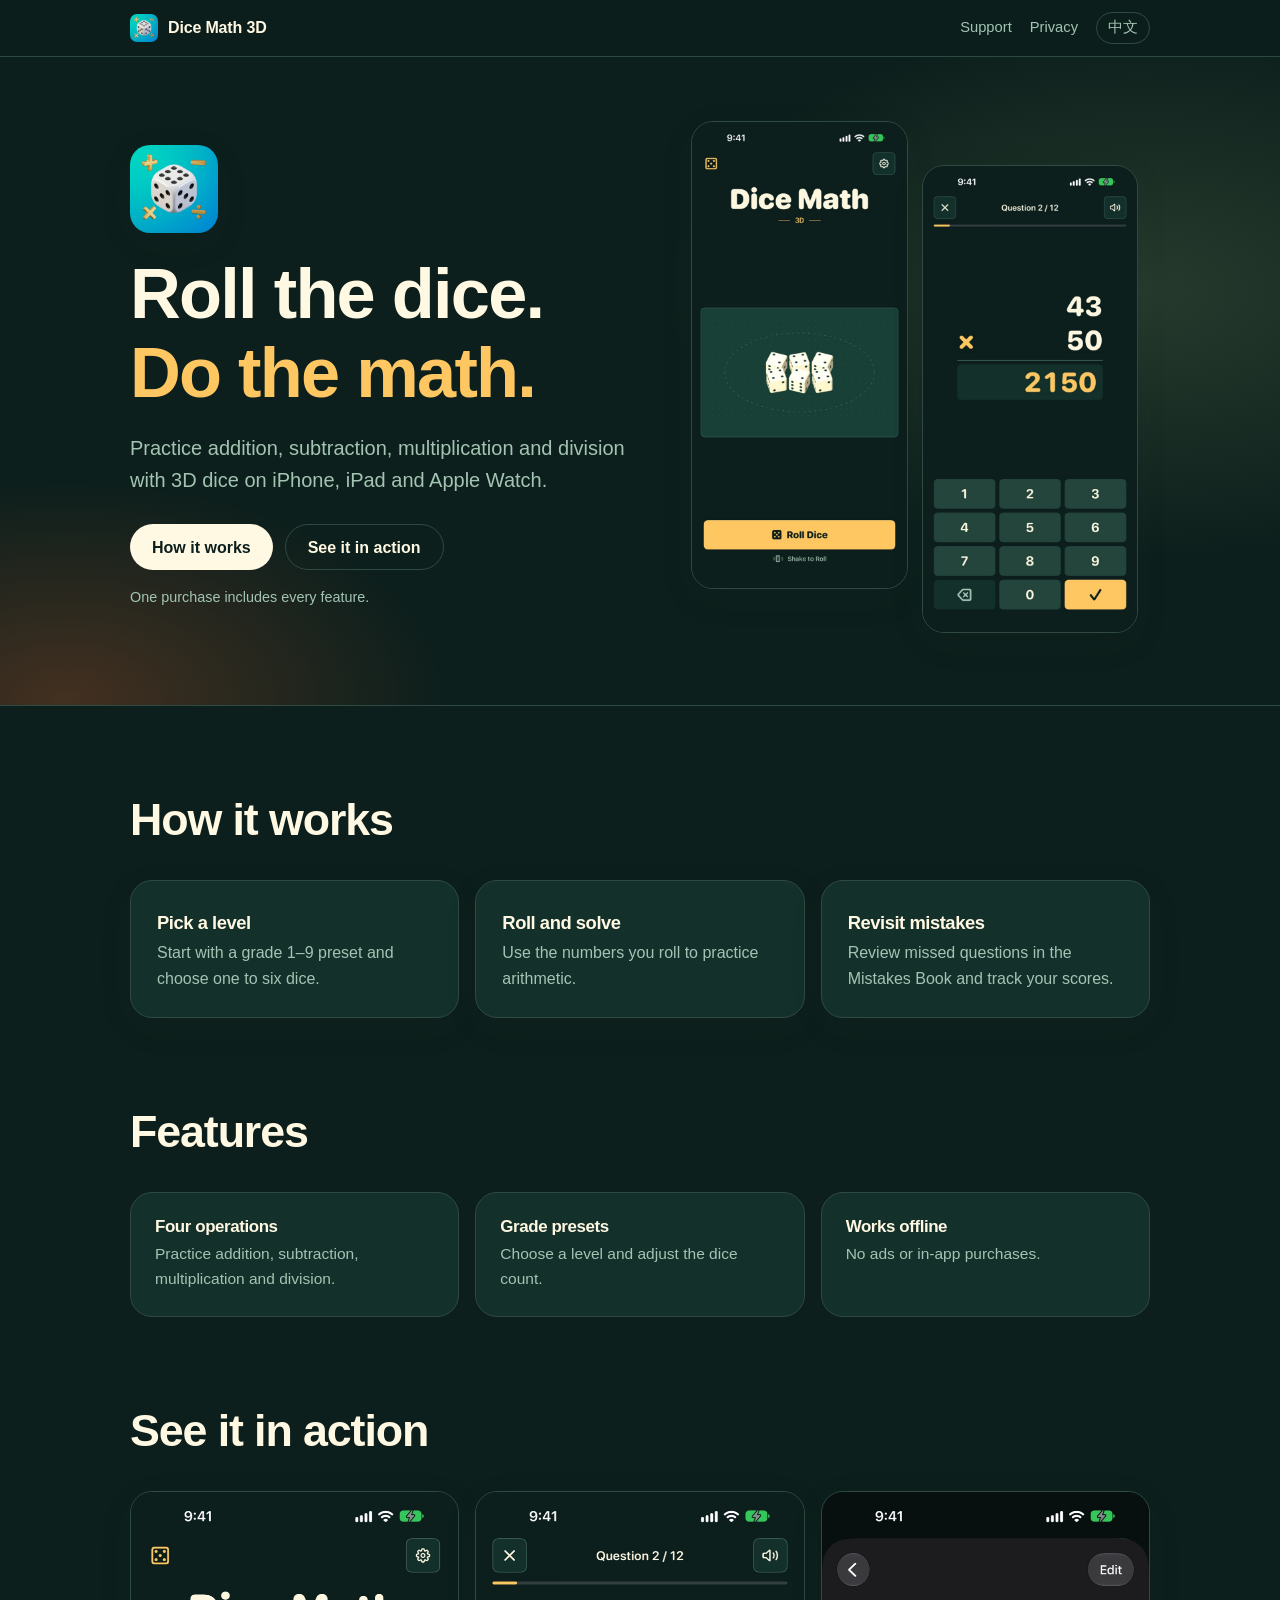
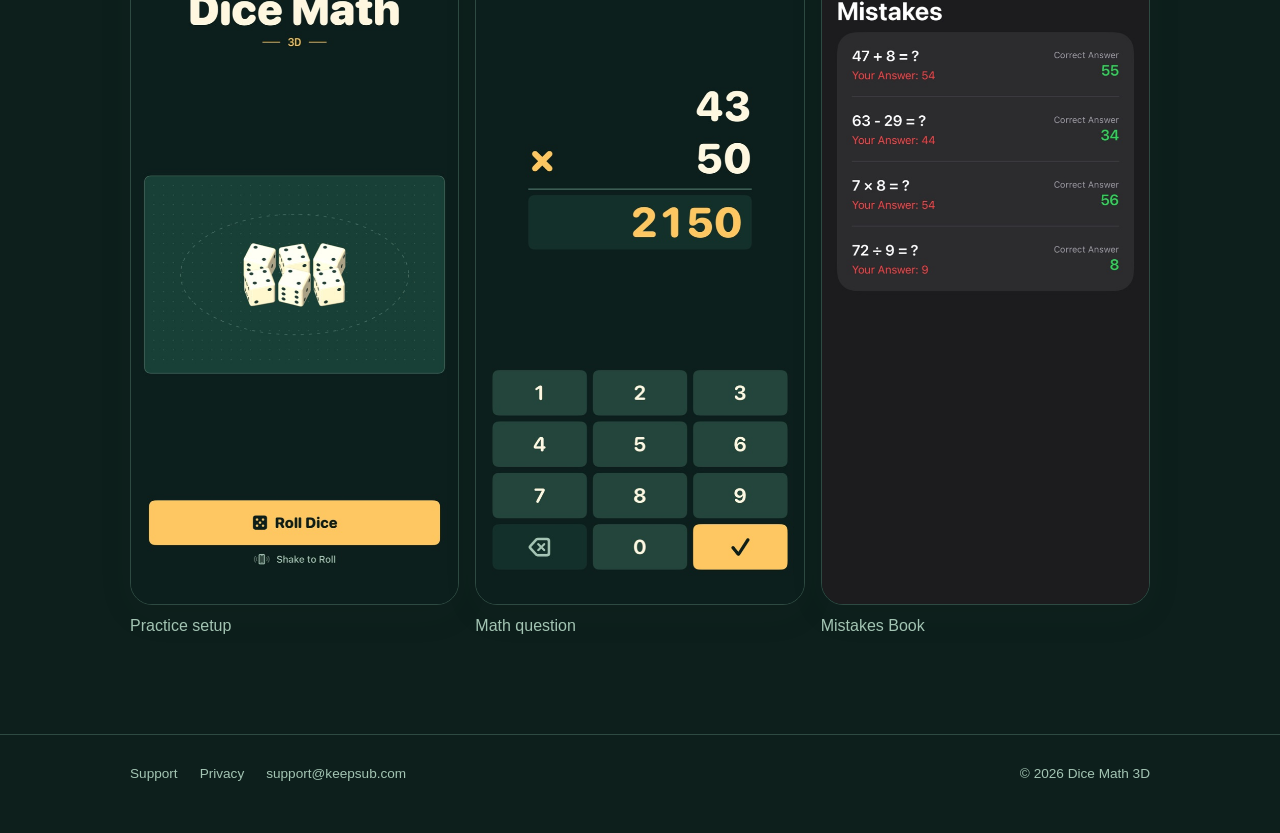
<file: index.html>
<!doctype html>
<html lang="en">
<head>
  <meta charset="utf-8">
  <meta name="viewport" content="width=device-width, initial-scale=1">
  <title>Dice Math 3D · Roll the dice. Do the math.</title>
  <meta name="description" content="Practice addition, subtraction, multiplication and division with 3D dice on iPhone, iPad and Apple Watch.">
  <meta property="og:title" content="Dice Math 3D · Roll the dice. Do the math.">
  <meta property="og:description" content="Practice addition, subtraction, multiplication and division with 3D dice on iPhone, iPad and Apple Watch.">
  <meta property="og:image" content="https://zergcsda.github.io/dicemath-docs/app-icon.png">
  <link rel="alternate" hreflang="en" href="https://zergcsda.github.io/dicemath-docs/index.html">
  <link rel="alternate" hreflang="zh-Hans" href="https://zergcsda.github.io/dicemath-docs/index_zh.html">
  <link rel="icon" href="app-icon.png">
  <link rel="stylesheet" href="home.css">
</head>
<body>
<nav class="top"><div class="wrap">
  <a class="brand" href="index.html"><img src="app-icon.png" alt="">Dice Math 3D</a>
  <div class="links">
    <a href="support.html">Support</a>
    <a href="privacy.html">Privacy</a>
    <a class="lang" href="index_zh.html" lang="zh-Hans">中文</a>
  </div>
</div></nav>
<main>
<section class="hero"><div class="wrap">
  <div>
    <img class="icon" src="app-icon.png" alt="" width="88" height="88">
    <h1>Roll the dice.<br><span class="accent">Do the math.</span></h1>
    <p class="lead">Practice addition, subtraction, multiplication and division with 3D dice on iPhone, iPad and Apple Watch.</p>
    <div class="actions"><a class="btn primary" href="#how">How it works</a><a class="btn ghost" href="#gallery">See it in action</a></div>
    <p class="avail">One purchase includes every feature.</p>
  </div>
  <div class="shots">
    <img src="media/screen-1.jpg" alt="Practice setup" decoding="async">
    <img src="media/screen-2.jpg" alt="Math question" decoding="async">
  </div>
</div></section>
<div class="wrap">
<section class="block" id="how">
  <h2>How it works</h2>
  <div class="steps">
    <article class="step"><h3>Pick a level</h3><p>Start with a grade 1–9 preset and choose one to six dice.</p></article>
    <article class="step"><h3>Roll and solve</h3><p>Use the numbers you roll to practice arithmetic.</p></article>
    <article class="step"><h3>Revisit mistakes</h3><p>Review missed questions in the Mistakes Book and track your scores.</p></article>
  </div>
</section>
<section class="block">
  <h2>Features</h2>
  <div class="grid">
    <article class="feat"><h3>Four operations</h3><p>Practice addition, subtraction, multiplication and division.</p></article>
    <article class="feat"><h3>Grade presets</h3><p>Choose a level and adjust the dice count.</p></article>
    <article class="feat"><h3>Works offline</h3><p>No ads or in-app purchases.</p></article>
  </div>
</section>
<section class="block" id="gallery">
  <h2>See it in action</h2>
  <div class="gallery">
    <figure><img src="media/screen-1.jpg" alt="" loading="lazy" decoding="async"><figcaption>Practice setup</figcaption></figure>
    <figure><img src="media/screen-2.jpg" alt="" loading="lazy" decoding="async"><figcaption>Math question</figcaption></figure>
    <figure><img src="media/screen-3.jpg" alt="" loading="lazy" decoding="async"><figcaption>Mistakes Book</figcaption></figure>
  </div>
</section>

</div>
</main>
<footer><div class="wrap">
  <a href="support.html">Support</a>
  <a href="privacy.html">Privacy</a>
  <a href="mailto:support@keepsub.com">support@keepsub.com</a>
  <span class="sp">© 2026 Dice Math 3D</span>
</div></footer>
</body>
</html>
</file>
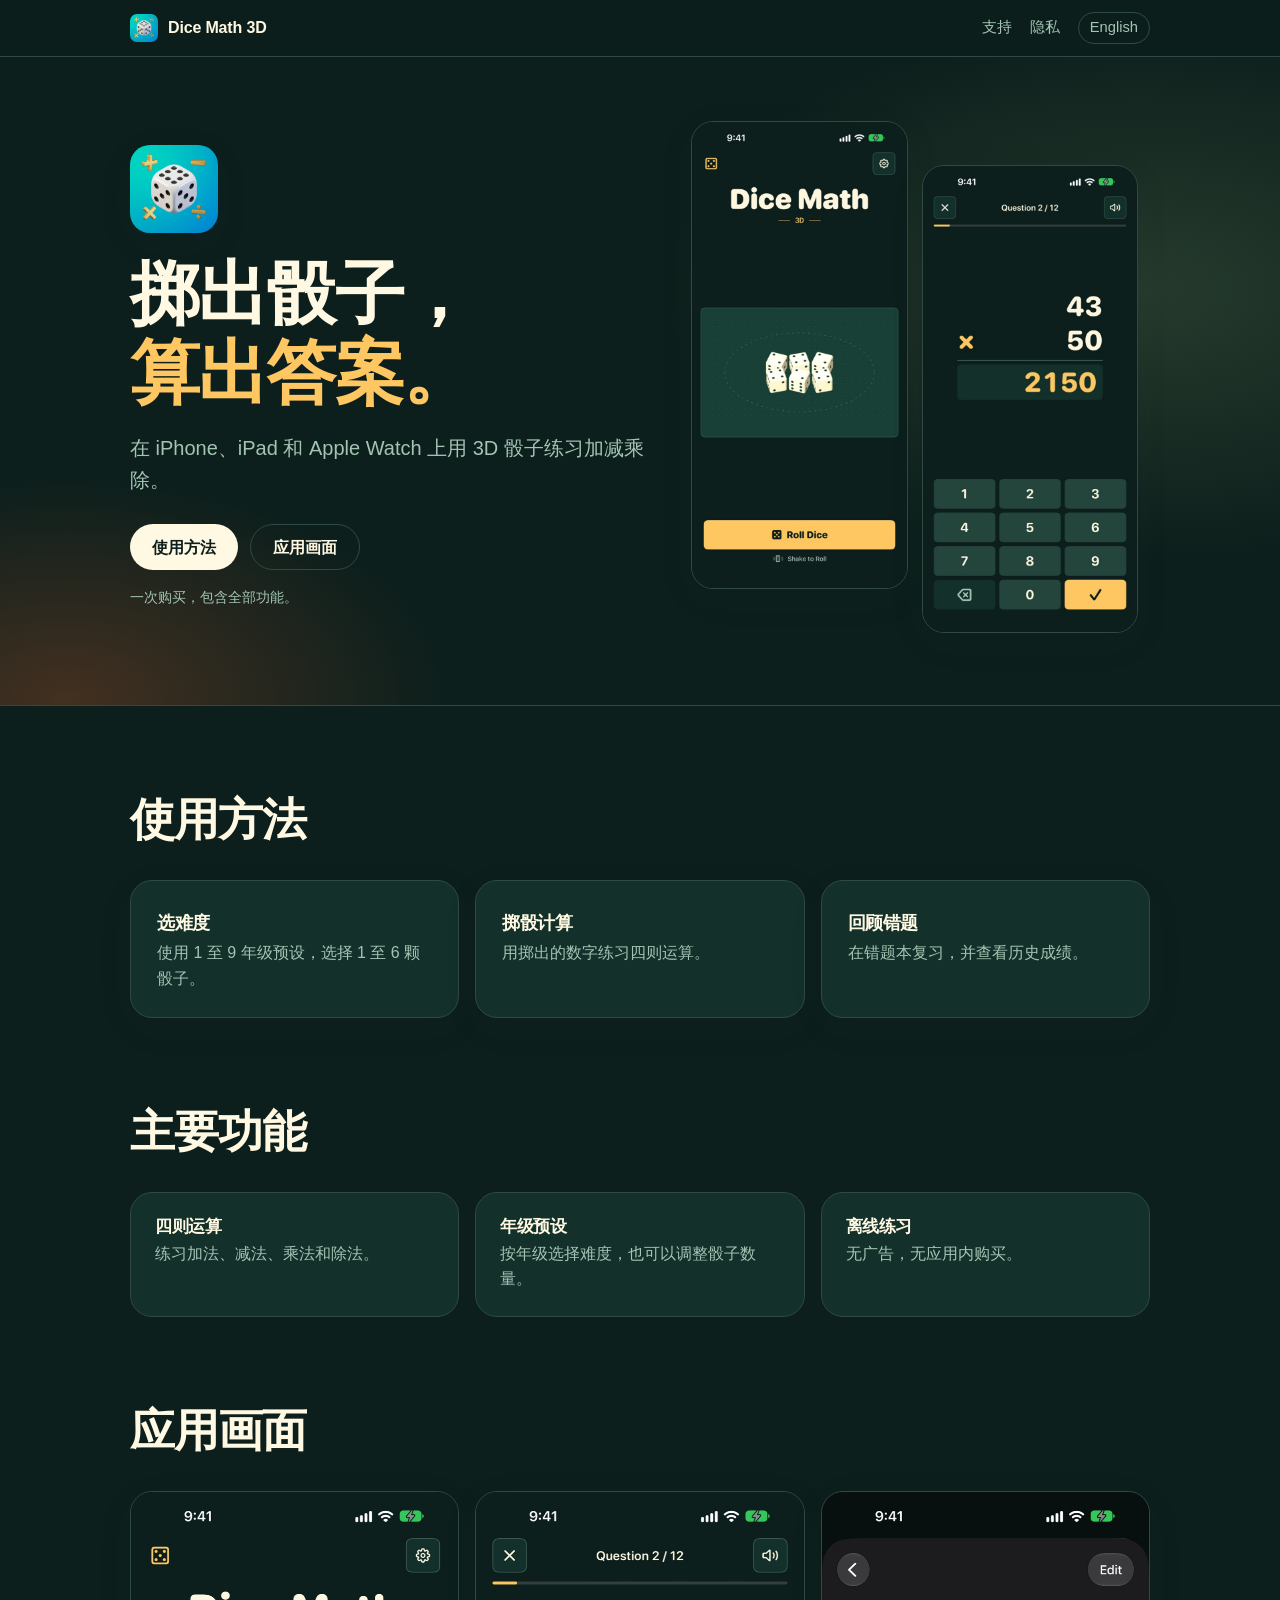
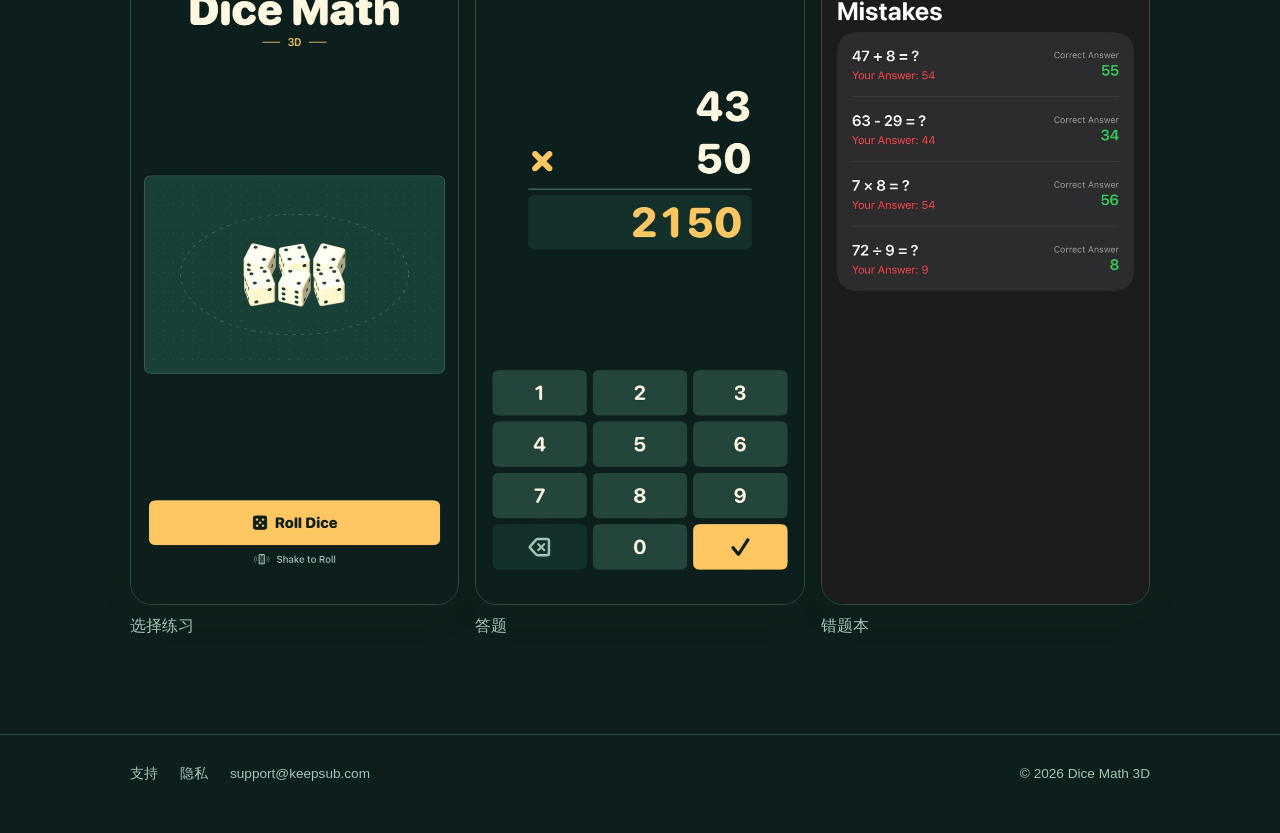
<file: index_zh.html>
<!doctype html>
<html lang="zh-Hans">
<head>
  <meta charset="utf-8">
  <meta name="viewport" content="width=device-width, initial-scale=1">
  <title>Dice Math 3D · 掷出骰子， 算出答案。</title>
  <meta name="description" content="在 iPhone、iPad 和 Apple Watch 上用 3D 骰子练习加减乘除。">
  <meta property="og:title" content="Dice Math 3D · 掷出骰子， 算出答案。">
  <meta property="og:description" content="在 iPhone、iPad 和 Apple Watch 上用 3D 骰子练习加减乘除。">
  <meta property="og:image" content="https://zergcsda.github.io/dicemath-docs/app-icon.png">
  <link rel="alternate" hreflang="en" href="https://zergcsda.github.io/dicemath-docs/index.html">
  <link rel="alternate" hreflang="zh-Hans" href="https://zergcsda.github.io/dicemath-docs/index_zh.html">
  <link rel="icon" href="app-icon.png">
  <link rel="stylesheet" href="home.css">
</head>
<body>
<nav class="top"><div class="wrap">
  <a class="brand" href="index_zh.html"><img src="app-icon.png" alt="">Dice Math 3D</a>
  <div class="links">
    <a href="support_zh.html">支持</a>
    <a href="privacy_zh.html">隐私</a>
    <a class="lang" href="index.html" lang="en">English</a>
  </div>
</div></nav>
<main>
<section class="hero"><div class="wrap">
  <div>
    <img class="icon" src="app-icon.png" alt="" width="88" height="88">
    <h1>掷出骰子，<br><span class="accent">算出答案。</span></h1>
    <p class="lead">在 iPhone、iPad 和 Apple Watch 上用 3D 骰子练习加减乘除。</p>
    <div class="actions"><a class="btn primary" href="#how">使用方法</a><a class="btn ghost" href="#gallery">应用画面</a></div>
    <p class="avail">一次购买，包含全部功能。</p>
  </div>
  <div class="shots">
    <img src="media/screen-1.jpg" alt="选择练习" decoding="async">
    <img src="media/screen-2.jpg" alt="答题" decoding="async">
  </div>
</div></section>
<div class="wrap">
<section class="block" id="how">
  <h2>使用方法</h2>
  <div class="steps">
    <article class="step"><h3>选难度</h3><p>使用 1 至 9 年级预设，选择 1 至 6 颗骰子。</p></article>
    <article class="step"><h3>掷骰计算</h3><p>用掷出的数字练习四则运算。</p></article>
    <article class="step"><h3>回顾错题</h3><p>在错题本复习，并查看历史成绩。</p></article>
  </div>
</section>
<section class="block">
  <h2>主要功能</h2>
  <div class="grid">
    <article class="feat"><h3>四则运算</h3><p>练习加法、减法、乘法和除法。</p></article>
    <article class="feat"><h3>年级预设</h3><p>按年级选择难度，也可以调整骰子数量。</p></article>
    <article class="feat"><h3>离线练习</h3><p>无广告，无应用内购买。</p></article>
  </div>
</section>
<section class="block" id="gallery">
  <h2>应用画面</h2>
  <div class="gallery">
    <figure><img src="media/screen-1.jpg" alt="" loading="lazy" decoding="async"><figcaption>选择练习</figcaption></figure>
    <figure><img src="media/screen-2.jpg" alt="" loading="lazy" decoding="async"><figcaption>答题</figcaption></figure>
    <figure><img src="media/screen-3.jpg" alt="" loading="lazy" decoding="async"><figcaption>错题本</figcaption></figure>
  </div>
</section>

</div>
</main>
<footer><div class="wrap">
  <a href="support_zh.html">支持</a>
  <a href="privacy_zh.html">隐私</a>
  <a href="mailto:support@keepsub.com">support@keepsub.com</a>
  <span class="sp">© 2026 Dice Math 3D</span>
</div></footer>
</body>
</html>
</file>
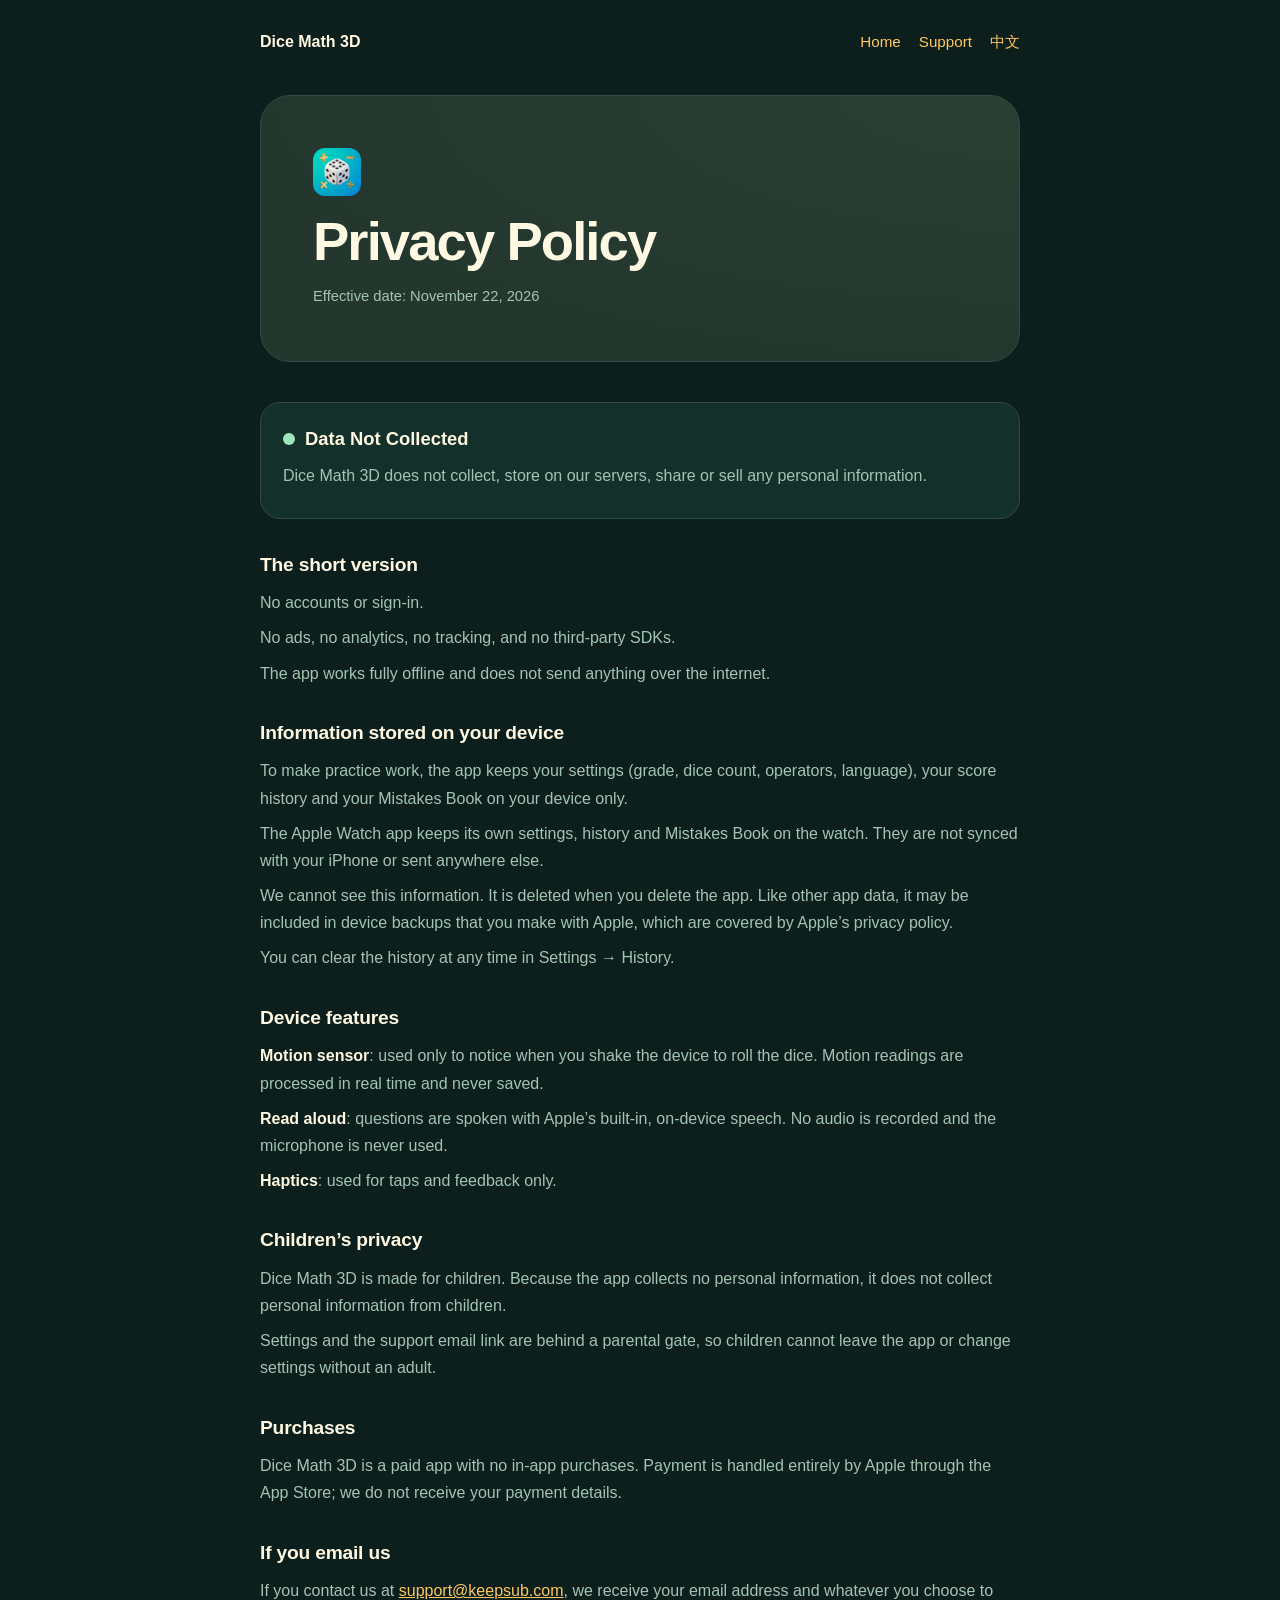
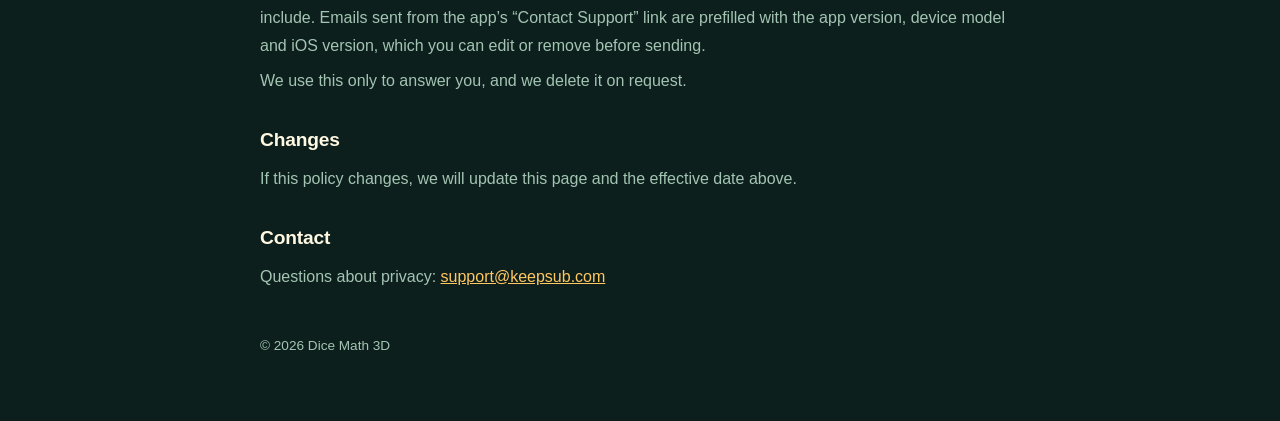
<file: privacy.html>
<!DOCTYPE html>
<html lang="en">
<head>
<meta charset="UTF-8">
<meta name="viewport" content="width=device-width, initial-scale=1.0">
<title>Privacy Policy - Dice Math 3D</title>
<link rel="icon" href="app-icon.png">
<style>
:root { --bg:#0d1f1c;--text:#fff8e2;--muted:#a3c4b3;--accent:#ffc761;--card:#14302b;--border:#2e4a42;--ok:#9be6ba; }
* { box-sizing: border-box; margin: 0; padding: 0; }
body { font-family: -apple-system, BlinkMacSystemFont, "SF Pro Text", "Segoe UI", Roboto, "PingFang SC", sans-serif;
  background: var(--bg); color: var(--text); line-height: 1.7; padding: 28px 16px 64px; }
.wrap { max-width: 760px; margin: 0 auto; }
header { display: flex; justify-content: space-between; align-items: center; flex-wrap: wrap; gap: 12px; margin-bottom: 40px; }
nav a { color: var(--accent); text-decoration: none; margin-left: 18px; font-size: .95rem; }
nav a:first-child { margin-left: 0; }
h1 { font-size: clamp(2rem, 6vw, 2.6rem); letter-spacing: -0.02em; line-height: 1.15; margin-bottom: 6px; }
.date { color: var(--muted); font-size: .92rem; }
.label { background: var(--card); border: 1px solid var(--border); border-radius: 18px; padding: 20px 22px; margin: 26px 0 8px; }
.badge { display: flex; align-items: center; gap: 10px; font-weight: 700; font-size: 1.15rem; }
.dot { width: 12px; height: 12px; border-radius: 50%; background: var(--ok); flex-shrink: 0; }
h2 { font-size: 1.2rem; margin: 30px 0 8px; letter-spacing: -0.01em; }
p { color: var(--muted); margin: 8px 0; }
p strong { color: var(--text); }
a { color: var(--accent); }
footer { margin-top: 44px; color: var(--muted); font-size: .85rem; }
</style>
<link rel="stylesheet" href="documents.css?v=1">
</head>
<body class="product-document">
<div class="wrap">
<header><strong>Dice Math 3D</strong><nav><a href="index.html">Home</a><a href="support.html">Support</a><a href="privacy_zh.html">中文</a></nav></header>
<div class="document-hero"><img src="app-icon.png" alt="" width="48" height="48"><h1>Privacy Policy</h1>
<p class="date">Effective date: November 22, 2026</p></div>
<div class="label"><div class="badge"><span class="dot"></span>Data Not Collected</div><p>Dice Math 3D does not collect, store on our servers, share or sell any personal information.</p></div>
<h2>The short version</h2><p>No accounts or sign-in.</p><p>No ads, no analytics, no tracking, and no third-party SDKs.</p><p>The app works fully offline and does not send anything over the internet.</p><h2>Information stored on your device</h2><p>To make practice work, the app keeps your settings (grade, dice count, operators, language), your score history and your Mistakes Book on your device only.</p><p>The Apple Watch app keeps its own settings, history and Mistakes Book on the watch. They are not synced with your iPhone or sent anywhere else.</p><p>We cannot see this information. It is deleted when you delete the app. Like other app data, it may be included in device backups that you make with Apple, which are covered by Apple’s privacy policy.</p><p>You can clear the history at any time in Settings → History.</p><h2>Device features</h2><p><strong>Motion sensor</strong>: used only to notice when you shake the device to roll the dice. Motion readings are processed in real time and never saved.</p><p><strong>Read aloud</strong>: questions are spoken with Apple’s built-in, on-device speech. No audio is recorded and the microphone is never used.</p><p><strong>Haptics</strong>: used for taps and feedback only.</p><h2>Children’s privacy</h2><p>Dice Math 3D is made for children. Because the app collects no personal information, it does not collect personal information from children.</p><p>Settings and the support email link are behind a parental gate, so children cannot leave the app or change settings without an adult.</p><h2>Purchases</h2><p>Dice Math 3D is a paid app with no in-app purchases. Payment is handled entirely by Apple through the App Store; we do not receive your payment details.</p><h2>If you email us</h2><p>If you contact us at <a href="mailto:support@keepsub.com">support@keepsub.com</a>, we receive your email address and whatever you choose to include. Emails sent from the app’s “Contact Support” link are prefilled with the app version, device model and iOS version, which you can edit or remove before sending.</p><p>We use this only to answer you, and we delete it on request.</p><h2>Changes</h2><p>If this policy changes, we will update this page and the effective date above.</p><h2>Contact</h2><p>Questions about privacy: <a href="mailto:support@keepsub.com">support@keepsub.com</a></p>
<footer>© 2026 Dice Math 3D</footer>
</div>
</body>
</html>
</file>
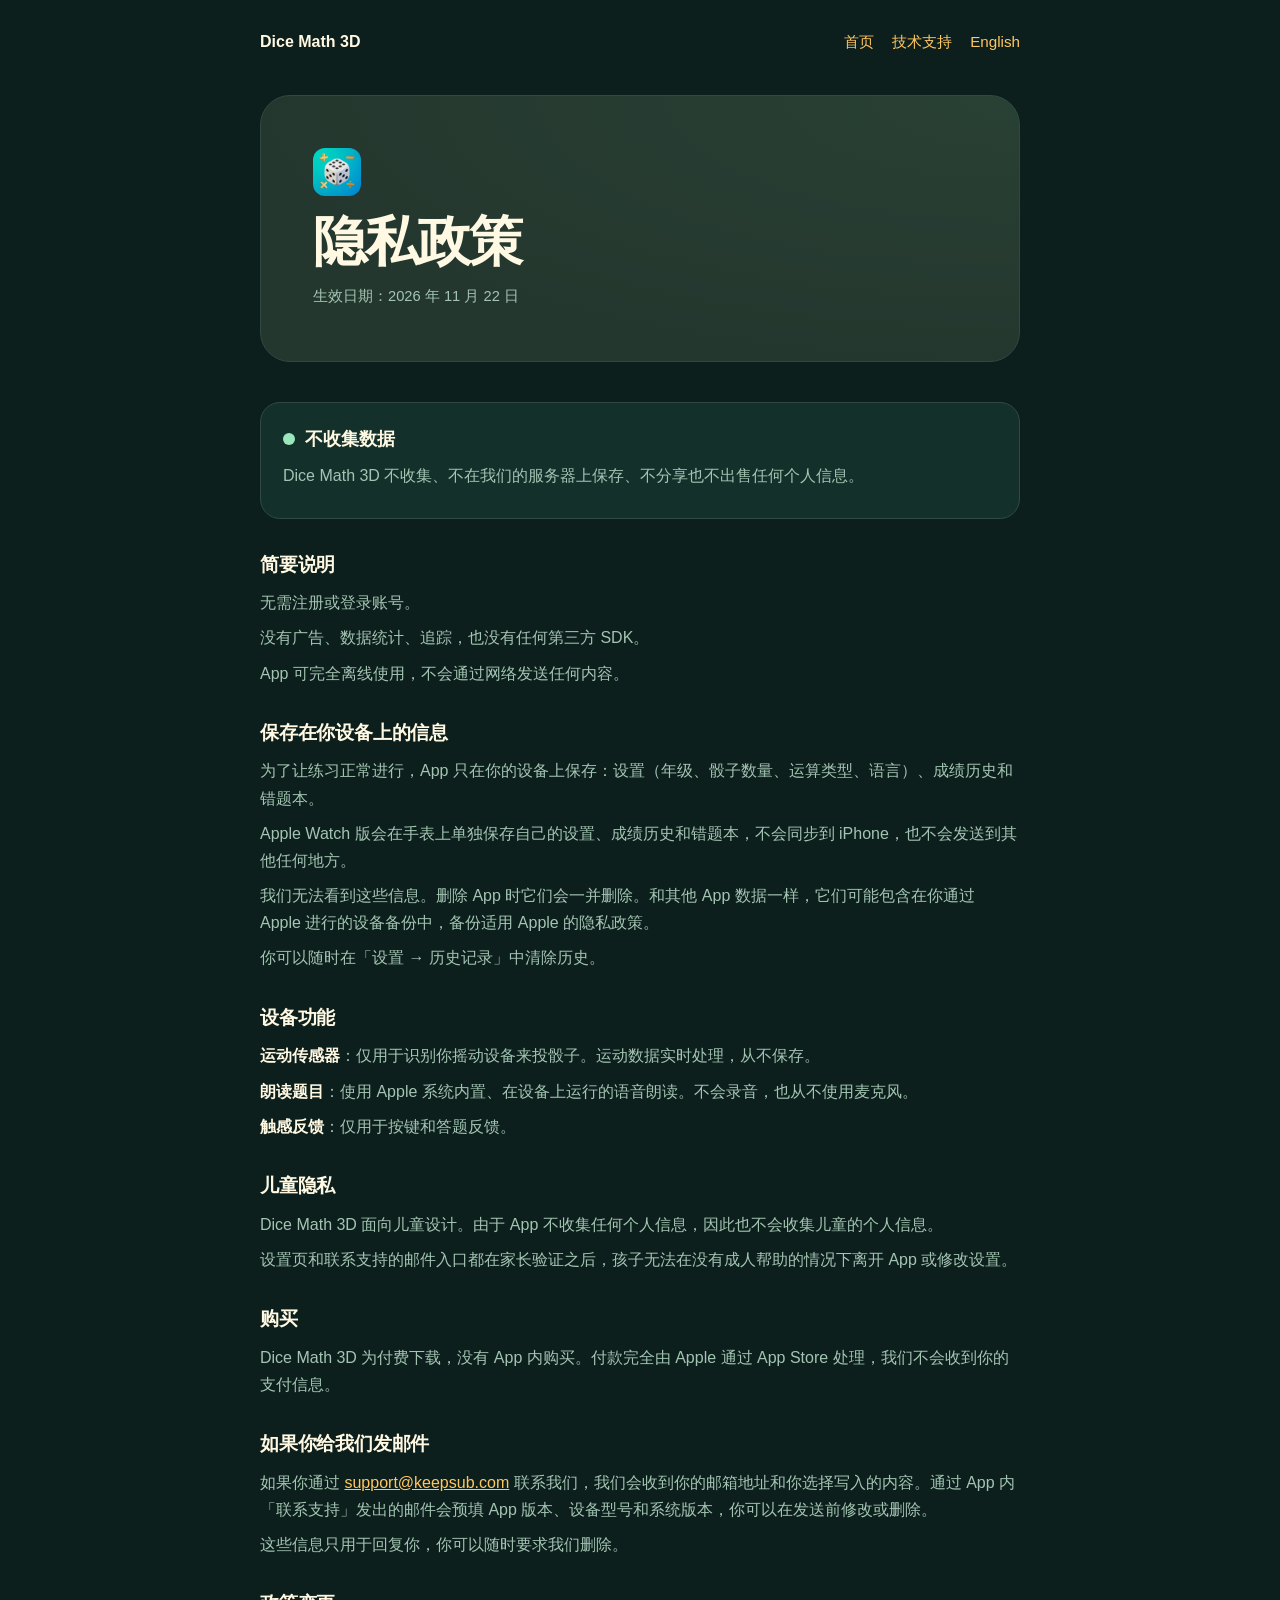
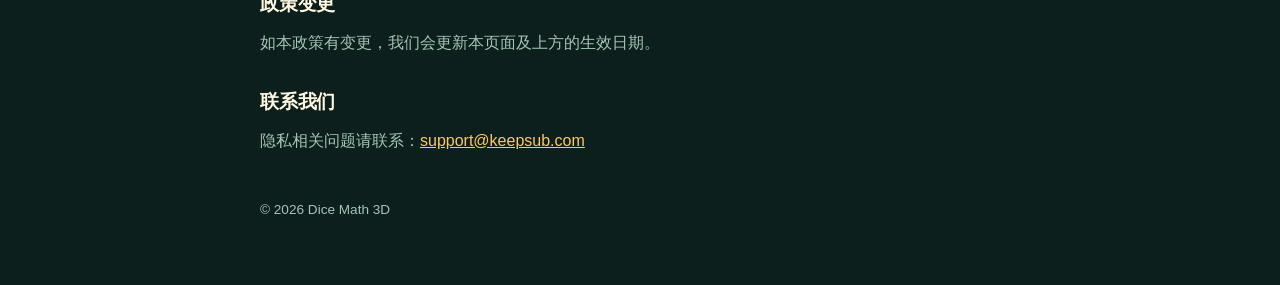
<file: privacy_zh.html>
<!DOCTYPE html>
<html lang="zh-Hans">
<head>
<meta charset="UTF-8">
<meta name="viewport" content="width=device-width, initial-scale=1.0">
<title>隐私政策 - Dice Math 3D</title>
<link rel="icon" href="app-icon.png">
<style>
:root { --bg:#0d1f1c;--text:#fff8e2;--muted:#a3c4b3;--accent:#ffc761;--card:#14302b;--border:#2e4a42;--ok:#9be6ba; }
* { box-sizing: border-box; margin: 0; padding: 0; }
body { font-family: -apple-system, BlinkMacSystemFont, "SF Pro Text", "Segoe UI", Roboto, "PingFang SC", sans-serif;
  background: var(--bg); color: var(--text); line-height: 1.7; padding: 28px 16px 64px; }
.wrap { max-width: 760px; margin: 0 auto; }
header { display: flex; justify-content: space-between; align-items: center; flex-wrap: wrap; gap: 12px; margin-bottom: 40px; }
nav a { color: var(--accent); text-decoration: none; margin-left: 18px; font-size: .95rem; }
nav a:first-child { margin-left: 0; }
h1 { font-size: clamp(2rem, 6vw, 2.6rem); letter-spacing: -0.02em; line-height: 1.15; margin-bottom: 6px; }
.date { color: var(--muted); font-size: .92rem; }
.label { background: var(--card); border: 1px solid var(--border); border-radius: 18px; padding: 20px 22px; margin: 26px 0 8px; }
.badge { display: flex; align-items: center; gap: 10px; font-weight: 700; font-size: 1.15rem; }
.dot { width: 12px; height: 12px; border-radius: 50%; background: var(--ok); flex-shrink: 0; }
h2 { font-size: 1.2rem; margin: 30px 0 8px; letter-spacing: -0.01em; }
p { color: var(--muted); margin: 8px 0; }
p strong { color: var(--text); }
a { color: var(--accent); }
footer { margin-top: 44px; color: var(--muted); font-size: .85rem; }
</style>
<link rel="stylesheet" href="documents.css?v=1">
</head>
<body class="product-document">
<div class="wrap">
<header><strong>Dice Math 3D</strong><nav><a href="index.html">首页</a><a href="support_zh.html">技术支持</a><a href="privacy.html">English</a></nav></header>
<div class="document-hero"><img src="app-icon.png" alt="" width="48" height="48"><h1>隐私政策</h1>
<p class="date">生效日期：2026 年 11 月 22 日</p></div>
<div class="label"><div class="badge"><span class="dot"></span>不收集数据</div><p>Dice Math 3D 不收集、不在我们的服务器上保存、不分享也不出售任何个人信息。</p></div>
<h2>简要说明</h2><p>无需注册或登录账号。</p><p>没有广告、数据统计、追踪，也没有任何第三方 SDK。</p><p>App 可完全离线使用，不会通过网络发送任何内容。</p><h2>保存在你设备上的信息</h2><p>为了让练习正常进行，App 只在你的设备上保存：设置（年级、骰子数量、运算类型、语言）、成绩历史和错题本。</p><p>Apple Watch 版会在手表上单独保存自己的设置、成绩历史和错题本，不会同步到 iPhone，也不会发送到其他任何地方。</p><p>我们无法看到这些信息。删除 App 时它们会一并删除。和其他 App 数据一样，它们可能包含在你通过 Apple 进行的设备备份中，备份适用 Apple 的隐私政策。</p><p>你可以随时在「设置 → 历史记录」中清除历史。</p><h2>设备功能</h2><p><strong>运动传感器</strong>：仅用于识别你摇动设备来投骰子。运动数据实时处理，从不保存。</p><p><strong>朗读题目</strong>：使用 Apple 系统内置、在设备上运行的语音朗读。不会录音，也从不使用麦克风。</p><p><strong>触感反馈</strong>：仅用于按键和答题反馈。</p><h2>儿童隐私</h2><p>Dice Math 3D 面向儿童设计。由于 App 不收集任何个人信息，因此也不会收集儿童的个人信息。</p><p>设置页和联系支持的邮件入口都在家长验证之后，孩子无法在没有成人帮助的情况下离开 App 或修改设置。</p><h2>购买</h2><p>Dice Math 3D 为付费下载，没有 App 内购买。付款完全由 Apple 通过 App Store 处理，我们不会收到你的支付信息。</p><h2>如果你给我们发邮件</h2><p>如果你通过 <a href="mailto:support@keepsub.com">support@keepsub.com</a> 联系我们，我们会收到你的邮箱地址和你选择写入的内容。通过 App 内「联系支持」发出的邮件会预填 App 版本、设备型号和系统版本，你可以在发送前修改或删除。</p><p>这些信息只用于回复你，你可以随时要求我们删除。</p><h2>政策变更</h2><p>如本政策有变更，我们会更新本页面及上方的生效日期。</p><h2>联系我们</h2><p>隐私相关问题请联系：<a href="mailto:support@keepsub.com">support@keepsub.com</a></p>
<footer>© 2026 Dice Math 3D</footer>
</div>
</body>
</html>
</file>
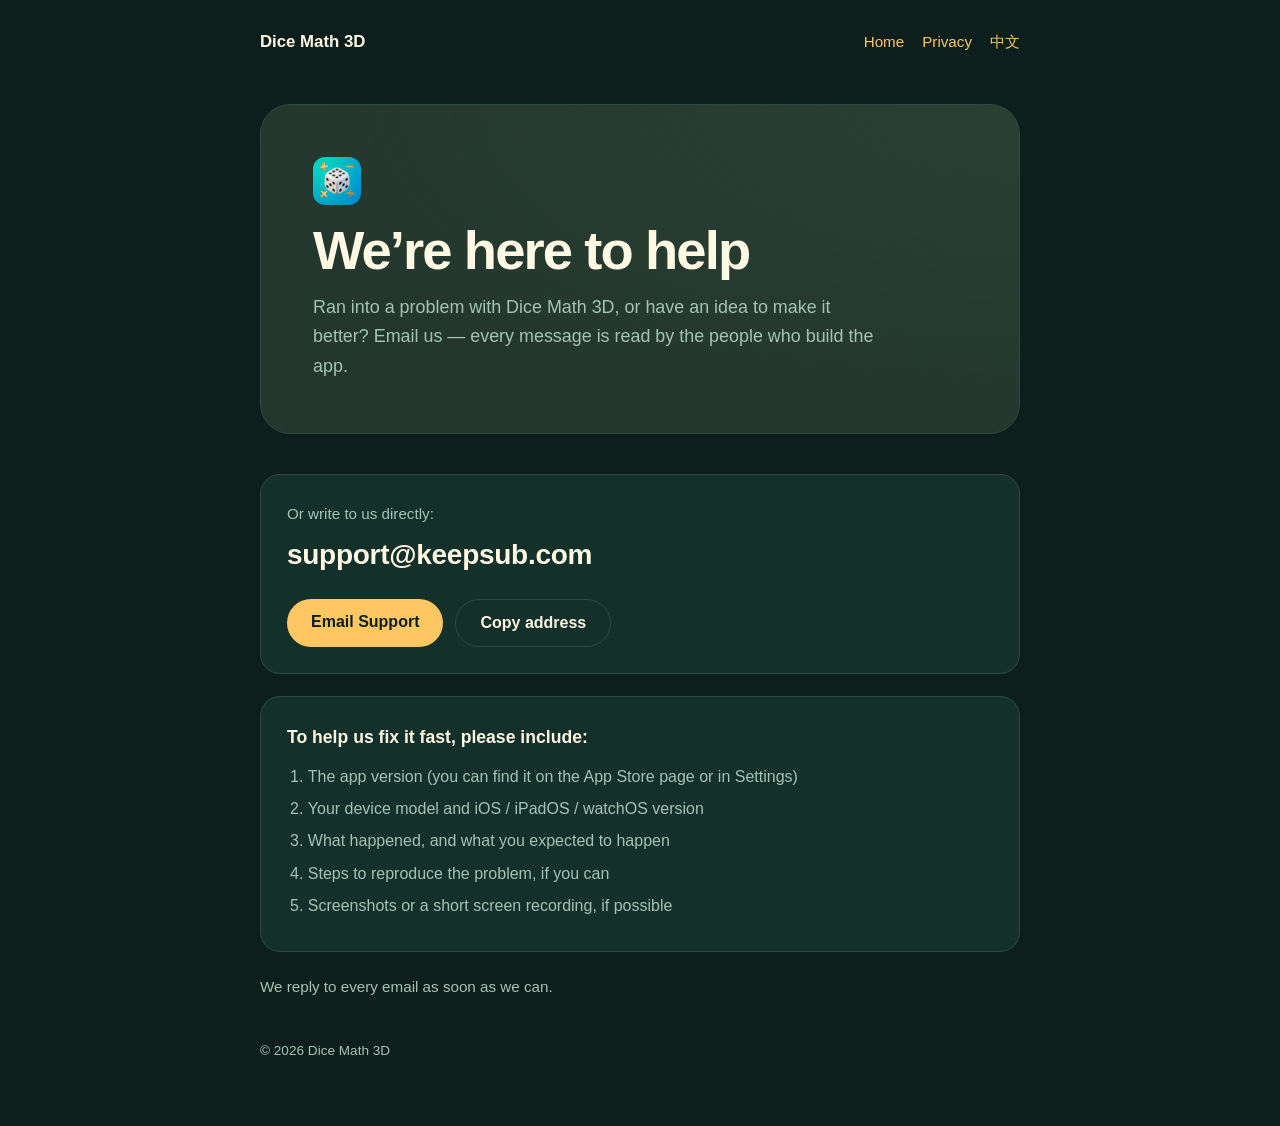
<file: support.html>
<!DOCTYPE html>
<html lang="en">
<head>
<meta charset="UTF-8">
<meta name="viewport" content="width=device-width, initial-scale=1.0">
<title>Support - Dice Math 3D</title>
<meta name="description" content="Dice Math 3D support: email support@keepsub.com">
<style>
:root { --bg:#0d1f1c;--text:#fff8e2;--muted:#a3c4b3;--accent:#ffc761;--card:#14302b;--border:#2e4a42;--btn:#ffc761;--btn-text:#0d1f1c; }
* { box-sizing: border-box; margin: 0; padding: 0; }
body { font-family: -apple-system, BlinkMacSystemFont, "SF Pro Text", "Segoe UI", Roboto, "PingFang SC", sans-serif;
  background: var(--bg); color: var(--text); line-height: 1.65; padding: 28px 16px 64px; }
.wrap { max-width: 760px; margin: 0 auto; }
header { display: flex; justify-content: space-between; align-items: center; flex-wrap: wrap; gap: 12px; margin-bottom: 48px; }
header strong { font-size: 1.05rem; }
nav a { color: var(--accent); text-decoration: none; margin-left: 18px; font-size: .95rem; }
nav a:first-child { margin-left: 0; }
h1 { font-size: clamp(2rem, 6vw, 2.8rem); line-height: 1.15; letter-spacing: -0.02em; margin-bottom: 14px; }
.lead { color: var(--muted); font-size: 1.12rem; margin-bottom: 30px; max-width: 620px; }
.card { background: var(--card); border: 1px solid var(--border); border-radius: 20px; padding: 26px; margin-bottom: 22px; }
.email { font-size: clamp(1.3rem, 5vw, 1.75rem); font-weight: 700; letter-spacing: -0.01em; word-break: break-all; margin: 6px 0 20px; }
.email a { color: var(--text); text-decoration: none; }
.small { color: var(--muted); font-size: .95rem; }
.actions { display: flex; flex-wrap: wrap; gap: 12px; }
.btn { display: inline-flex; align-items: center; justify-content: center; min-height: 48px; padding: 0 24px; border-radius: 999px;
  font-weight: 650; font-size: 1rem; text-decoration: none; cursor: pointer; border: 0; font-family: inherit; }
.primary { background: var(--btn); color: var(--btn-text); }
.ghost { background: transparent; color: var(--text); border: 1px solid var(--border); }
h2 { font-size: 1.1rem; margin-bottom: 12px; }
ol { padding-left: 1.3em; color: var(--muted); }
ol li { margin: 6px 0; }
footer { margin-top: 40px; color: var(--muted); font-size: .85rem; }
</style>
<link rel="stylesheet" href="documents.css?v=1">
</head>
<body class="product-document">
<div class="wrap">
<header><strong>Dice Math 3D</strong><nav><a href="index.html">Home</a><a href="privacy.html">Privacy</a><a href="support_zh.html">中文</a></nav></header>
<div class="document-hero"><img src="app-icon.png" alt="" width="48" height="48"><h1>We’re here to help</h1>
<p class="lead">Ran into a problem with Dice Math 3D, or have an idea to make it better? Email us — every message is read by the people who build the app.</p></div>
<section class="card">
  <p class="small">Or write to us directly:</p>
  <p class="email"><a href="mailto:support@keepsub.com">support@keepsub.com</a></p>
  <div class="actions">
    <a class="btn primary" href="mailto:support@keepsub.com?subject=Dice%20Math%203D%20Support&amp;body=App%3A%20Dice%20Math%203D%0AApp%20version%3A%0ADevice%3A%0AiOS%20version%3A%0A%0AWhat%20happened%3A%0A%0ASteps%20to%20reproduce%3A%0A1.%0A2.%0A3.%0A">Email Support</a>
    <button class="btn ghost" id="copy" type="button">Copy address</button>
  </div>
</section>
<section class="card">
  <h2>To help us fix it fast, please include:</h2>
  <ol><li>The app version (you can find it on the App Store page or in Settings)</li><li>Your device model and iOS / iPadOS / watchOS version</li><li>What happened, and what you expected to happen</li><li>Steps to reproduce the problem, if you can</li><li>Screenshots or a short screen recording, if possible</li></ol>
</section>
<p class="small">We reply to every email as soon as we can.</p>
<footer>© 2026 Dice Math 3D</footer>
</div>
<script>
document.getElementById('copy').addEventListener('click', function () {
  var b = this, done = function () { b.textContent = 'Copied'; setTimeout(function () { b.textContent = 'Copy address'; }, 1600); };
  if (navigator.clipboard) { navigator.clipboard.writeText('support@keepsub.com').then(done, function () { window.location.href = 'mailto:support@keepsub.com'; }); }
  else { window.location.href = 'mailto:support@keepsub.com'; }
});
</script>
</body>
</html>
</file>
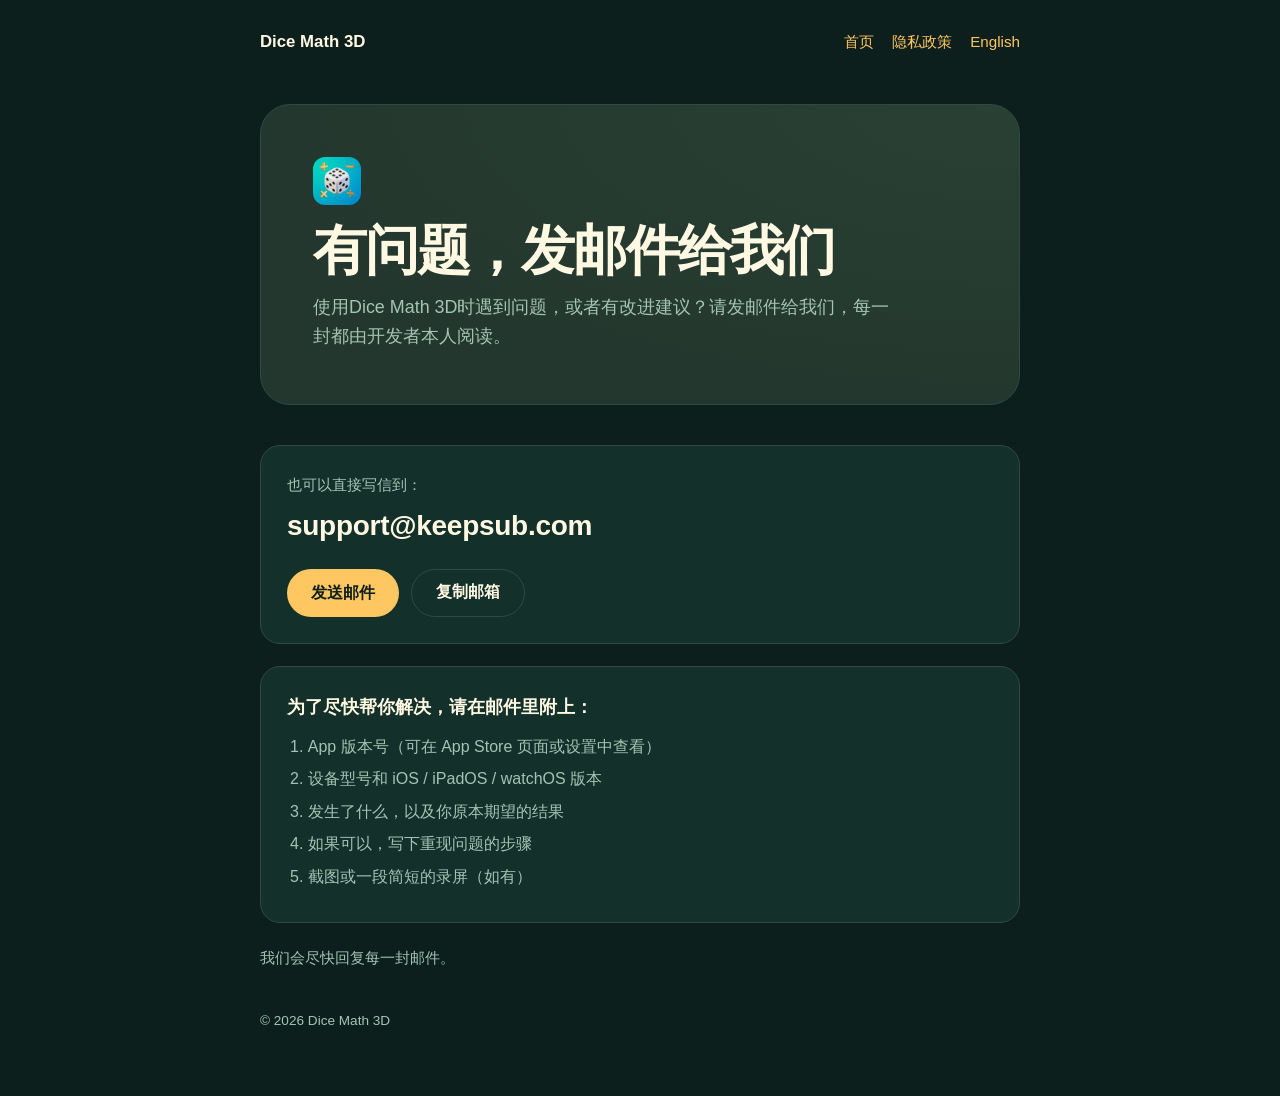
<file: support_zh.html>
<!DOCTYPE html>
<html lang="zh-Hans">
<head>
<meta charset="UTF-8">
<meta name="viewport" content="width=device-width, initial-scale=1.0">
<title>技术支持 - Dice Math 3D</title>
<meta name="description" content="Dice Math 3D support: email support@keepsub.com">
<style>
:root { --bg:#0d1f1c;--text:#fff8e2;--muted:#a3c4b3;--accent:#ffc761;--card:#14302b;--border:#2e4a42;--btn:#ffc761;--btn-text:#0d1f1c; }
* { box-sizing: border-box; margin: 0; padding: 0; }
body { font-family: -apple-system, BlinkMacSystemFont, "SF Pro Text", "Segoe UI", Roboto, "PingFang SC", sans-serif;
  background: var(--bg); color: var(--text); line-height: 1.65; padding: 28px 16px 64px; }
.wrap { max-width: 760px; margin: 0 auto; }
header { display: flex; justify-content: space-between; align-items: center; flex-wrap: wrap; gap: 12px; margin-bottom: 48px; }
header strong { font-size: 1.05rem; }
nav a { color: var(--accent); text-decoration: none; margin-left: 18px; font-size: .95rem; }
nav a:first-child { margin-left: 0; }
h1 { font-size: clamp(2rem, 6vw, 2.8rem); line-height: 1.15; letter-spacing: -0.02em; margin-bottom: 14px; }
.lead { color: var(--muted); font-size: 1.12rem; margin-bottom: 30px; max-width: 620px; }
.card { background: var(--card); border: 1px solid var(--border); border-radius: 20px; padding: 26px; margin-bottom: 22px; }
.email { font-size: clamp(1.3rem, 5vw, 1.75rem); font-weight: 700; letter-spacing: -0.01em; word-break: break-all; margin: 6px 0 20px; }
.email a { color: var(--text); text-decoration: none; }
.small { color: var(--muted); font-size: .95rem; }
.actions { display: flex; flex-wrap: wrap; gap: 12px; }
.btn { display: inline-flex; align-items: center; justify-content: center; min-height: 48px; padding: 0 24px; border-radius: 999px;
  font-weight: 650; font-size: 1rem; text-decoration: none; cursor: pointer; border: 0; font-family: inherit; }
.primary { background: var(--btn); color: var(--btn-text); }
.ghost { background: transparent; color: var(--text); border: 1px solid var(--border); }
h2 { font-size: 1.1rem; margin-bottom: 12px; }
ol { padding-left: 1.3em; color: var(--muted); }
ol li { margin: 6px 0; }
footer { margin-top: 40px; color: var(--muted); font-size: .85rem; }
</style>
<link rel="stylesheet" href="documents.css?v=1">
</head>
<body class="product-document">
<div class="wrap">
<header><strong>Dice Math 3D</strong><nav><a href="index.html">首页</a><a href="privacy_zh.html">隐私政策</a><a href="support.html">English</a></nav></header>
<div class="document-hero"><img src="app-icon.png" alt="" width="48" height="48"><h1>有问题，发邮件给我们</h1>
<p class="lead">使用Dice Math 3D时遇到问题，或者有改进建议？请发邮件给我们，每一封都由开发者本人阅读。</p></div>
<section class="card">
  <p class="small">也可以直接写信到：</p>
  <p class="email"><a href="mailto:support@keepsub.com">support@keepsub.com</a></p>
  <div class="actions">
    <a class="btn primary" href="mailto:support@keepsub.com?subject=Dice%20Math%203D%20%E6%8A%80%E6%9C%AF%E6%94%AF%E6%8C%81&amp;body=App%EF%BC%9ADice%20Math%203D%0AApp%20%E7%89%88%E6%9C%AC%EF%BC%9A%0A%E8%AE%BE%E5%A4%87%E5%9E%8B%E5%8F%B7%EF%BC%9A%0A%E7%B3%BB%E7%BB%9F%E7%89%88%E6%9C%AC%EF%BC%9A%0A%0A%E9%97%AE%E9%A2%98%E6%8F%8F%E8%BF%B0%EF%BC%9A%0A%0A%E9%87%8D%E7%8E%B0%E6%AD%A5%E9%AA%A4%EF%BC%9A%0A1.%0A2.%0A3.%0A">发送邮件</a>
    <button class="btn ghost" id="copy" type="button">复制邮箱</button>
  </div>
</section>
<section class="card">
  <h2>为了尽快帮你解决，请在邮件里附上：</h2>
  <ol><li>App 版本号（可在 App Store 页面或设置中查看）</li><li>设备型号和 iOS / iPadOS / watchOS 版本</li><li>发生了什么，以及你原本期望的结果</li><li>如果可以，写下重现问题的步骤</li><li>截图或一段简短的录屏（如有）</li></ol>
</section>
<p class="small">我们会尽快回复每一封邮件。</p>
<footer>© 2026 Dice Math 3D</footer>
</div>
<script>
document.getElementById('copy').addEventListener('click', function () {
  var b = this, done = function () { b.textContent = '已复制'; setTimeout(function () { b.textContent = '复制邮箱'; }, 1600); };
  if (navigator.clipboard) { navigator.clipboard.writeText('support@keepsub.com').then(done, function () { window.location.href = 'mailto:support@keepsub.com'; }); }
  else { window.location.href = 'mailto:support@keepsub.com'; }
});
</script>
</body>
</html>
</file>
<file: home.css>
:root{--bg:#f8f7f3;--bg2:#f1efe8;--card:#fffefb;--text:#273830;--muted:#76796d;--line:#e5e1d7;
--accent:#bb6547;--sage:#e7ebdf;--sand:#efe5d6;--nav:rgba(248,247,243,.8);--shadow:0 10px 36px rgba(39,56,48,.07);color-scheme:light dark}
@media (prefers-color-scheme:dark){:root{--bg:#18201c;--bg2:#1e2722;--card:#212b26;--text:#eeece4;--muted:#a3a698;
--line:#323d37;--accent:#de8a6b;--sage:#26312b;--sand:#2c2a24;--nav:rgba(24,32,28,.78);--shadow:0 10px 36px rgba(0,0,0,.35)}}
*{box-sizing:border-box;margin:0;padding:0}
html{scroll-behavior:smooth;-webkit-text-size-adjust:100%}
body{font-family:-apple-system,BlinkMacSystemFont,"SF Pro Text","SF Pro Display","PingFang SC","PingFang TC","Hiragino Sans GB","Segoe UI",Roboto,sans-serif;
background:var(--bg);color:var(--text);line-height:1.6;-webkit-font-smoothing:antialiased}
a{color:var(--accent)}
img{max-width:100%}
.wrap{max-width:1060px;margin:0 auto;padding:0 20px}
.narrow{max-width:760px}
nav.top{position:sticky;top:0;z-index:10;background:var(--nav);backdrop-filter:saturate(160%) blur(18px);
-webkit-backdrop-filter:saturate(160%) blur(18px);border-bottom:1px solid var(--line)}
nav.top .wrap{display:flex;align-items:center;gap:20px;height:56px}
.brand{display:flex;align-items:center;gap:10px;font-weight:650;color:var(--text);text-decoration:none;letter-spacing:-.01em;white-space:nowrap}
.brand img{width:28px;height:28px;border-radius:7px}
.links{margin-left:auto;display:flex;gap:18px;align-items:center;font-size:.92rem}
.links a{color:var(--muted);text-decoration:none}
.links a:hover,.links a.on{color:var(--text)}
.lang{border:1px solid var(--line);border-radius:999px;padding:3px 11px}
@media (max-width:640px){.links .hide-s{display:none}.links{gap:12px}}
h1,h2,h3{letter-spacing:-.025em;line-height:1.12}
.accent{color:var(--accent)}
.btn{display:inline-flex;align-items:center;gap:8px;min-height:46px;padding:0 22px;border-radius:999px;
text-decoration:none;border:0;cursor:pointer;font:inherit;font-weight:600}
.btn.primary{background:var(--text);color:var(--bg)}
.btn.ghost{background:transparent;color:var(--text);border:1px solid var(--line)}
.actions{display:flex;flex-wrap:wrap;gap:12px}
footer{border-top:1px solid var(--line);margin-top:96px;padding:28px 0 48px;color:var(--muted);font-size:.85rem}
footer .wrap{display:flex;flex-wrap:wrap;gap:10px 22px;align-items:center}
footer a{color:var(--muted);text-decoration:none}footer a:hover{color:var(--text)}
footer .sp{margin-left:auto}
/* hero */
.hero{position:relative;overflow:hidden;border-bottom:1px solid var(--line)}
.hero:before{content:"";position:absolute;inset:-20%;pointer-events:none;background:
radial-gradient(38% 42% at 78% 40%,var(--sage),transparent 70%),
radial-gradient(30% 34% at 18% 85%,var(--sand),transparent 70%)}
.hero .wrap{position:relative;display:grid;grid-template-columns:1.1fr 1fr;gap:32px;align-items:center;padding-top:64px;padding-bottom:72px}
.hero .icon{width:88px;height:88px;border-radius:20px;box-shadow:var(--shadow);margin-bottom:22px;display:block}
.hero .kicker{color:var(--accent);font-weight:600;font-size:.82rem;letter-spacing:.14em;text-transform:uppercase;margin-bottom:12px}
.hero h1{font-size:clamp(2.5rem,6.2vw,4.4rem);font-weight:800}
.hero p.lead{font-size:clamp(1.05rem,2vw,1.25rem);color:var(--muted);margin:20px 0 28px;max-width:30em}
.hero .avail{color:var(--muted);font-size:.9rem;margin-top:16px}
.shots{display:flex;justify-content:center;gap:14px}
.shots img{width:46%;max-width:240px;height:auto;border-radius:22px;border:1px solid var(--line);box-shadow:var(--shadow);background:var(--card)}
.shots img:nth-child(2){margin-top:44px}
@media (max-width:820px){.hero .wrap{grid-template-columns:1fr;padding-top:40px}}
/* sections */
section.block{padding:88px 0 0}
.eyebrow{color:var(--accent);font-weight:600;font-size:.95rem;margin-bottom:10px}
section.block h2{font-size:clamp(1.9rem,4.4vw,2.8rem);font-weight:750;max-width:18em}
section.block p.sub{color:var(--muted);font-size:1.1rem;margin-top:14px;max-width:38em}
.steps{display:grid;grid-template-columns:repeat(3,1fr);gap:16px;margin-top:36px}
.step{background:var(--card);border:1px solid var(--line);border-radius:22px;padding:26px;box-shadow:var(--shadow)}
.step b{display:block;font-size:2.2rem;font-weight:800;letter-spacing:-.04em;color:var(--accent)}
.step h3{font-size:1.15rem;margin:6px 0}.step p{color:var(--muted)}
.grid{display:grid;grid-template-columns:repeat(3,1fr);gap:16px;margin-top:36px}
.feat{background:var(--card);border:1px solid var(--line);border-radius:22px;padding:24px}
.feat .ic{color:var(--accent);margin-bottom:12px;width:28px;height:28px}
.feat h3{font-size:1.06rem;margin-bottom:6px}.feat p{color:var(--muted);font-size:.97rem}
.decks{display:flex;flex-wrap:wrap;gap:10px;margin-top:28px;list-style:none}
.decks li{background:var(--sage);color:var(--text);border-radius:999px;padding:7px 16px;font-weight:550;font-size:.95rem}
.gallery{display:grid;grid-template-columns:repeat(3,1fr);gap:16px;margin-top:36px}
.gallery img{width:100%;height:auto;border-radius:22px;border:1px solid var(--line);box-shadow:var(--shadow)}
@media (max-width:820px){.steps,.grid{grid-template-columns:1fr}.gallery{grid-template-columns:1fr 1fr}}
.cta{margin-top:40px;border-radius:28px;padding:40px;background:var(--sage);border:1px solid var(--line)}
.cta h3{font-size:clamp(1.5rem,3.2vw,2.1rem)}.cta p{color:var(--muted);margin:8px 0 22px}
@media (max-width:640px){.cta{padding:28px}}

:root { --bg:#0d1f1c;--card:#14302b;--text:#fff8e2;--muted:#a3c4b3;--line:#2e4a42;--accent:#ffc761;--sage:#263b2d;--sand:#433020;--nav:rgba(13,31,28,.92); color-scheme: dark; }
.shots { align-items: flex-start; }
.shots img { aspect-ratio: auto; }
.gallery { align-items: start; }
.gallery img { display: block; }
.gallery figure { min-width: 0; margin: 0; }
.gallery figcaption { color: var(--muted); margin-top: 8px; }
.media video { width: 100%; border-radius: 20px; border: 1px solid var(--line); display: block; }
@media (max-width: 480px) { section.block { padding-top: 58px; } nav.top .wrap { gap: 8px; padding-inline: 12px; } .links { gap: 8px; } .lang { padding-inline: 7px; } }
</file>
<file: documents.css>
/* Support and privacy share the homepage's palette and card styling. */
.product-document {
  --document-border: var(--border);
  --document-surface: var(--card);
}
.document-hero {
  margin: 0 0 clamp(24px, 4vw, 40px);
  padding: clamp(22px, 6vw, 52px);
  border: 1px solid var(--document-border);
  border-radius: clamp(20px, 4vw, 30px);
  background: radial-gradient(ellipse at top right, #294034, transparent 72%), #24372e;
}
.document-hero img {
  display: block;
  width: 48px;
  height: 48px;
  border-radius: 12px;
  margin: 0 0 16px;
}
.product-document .document-hero h1 {
  font-size: clamp(1.8rem, 5vw, 3.4rem);
  line-height: 1.1;
  letter-spacing: -.035em;
  margin: 0;
}
.product-document .document-hero p {
  max-width: 58ch;
  margin: 12px 0 0;
}
.product-document :is(.summary, .mailcard, .card, .label, .faq) {
  background: var(--document-surface);
  border: 1px solid var(--document-border);
  border-radius: 20px;
}
.product-document .faq { padding: 0 clamp(16px, 4vw, 26px); }
.product-document .faq details:first-child { border-top: 0; }
.product-document :is(h2, section[id]) { scroll-margin-top: 76px; }
.product-document a { overflow-wrap: anywhere; }
.product-document :focus-visible { outline: 2px solid var(--accent); outline-offset: 4px; }
</file>
